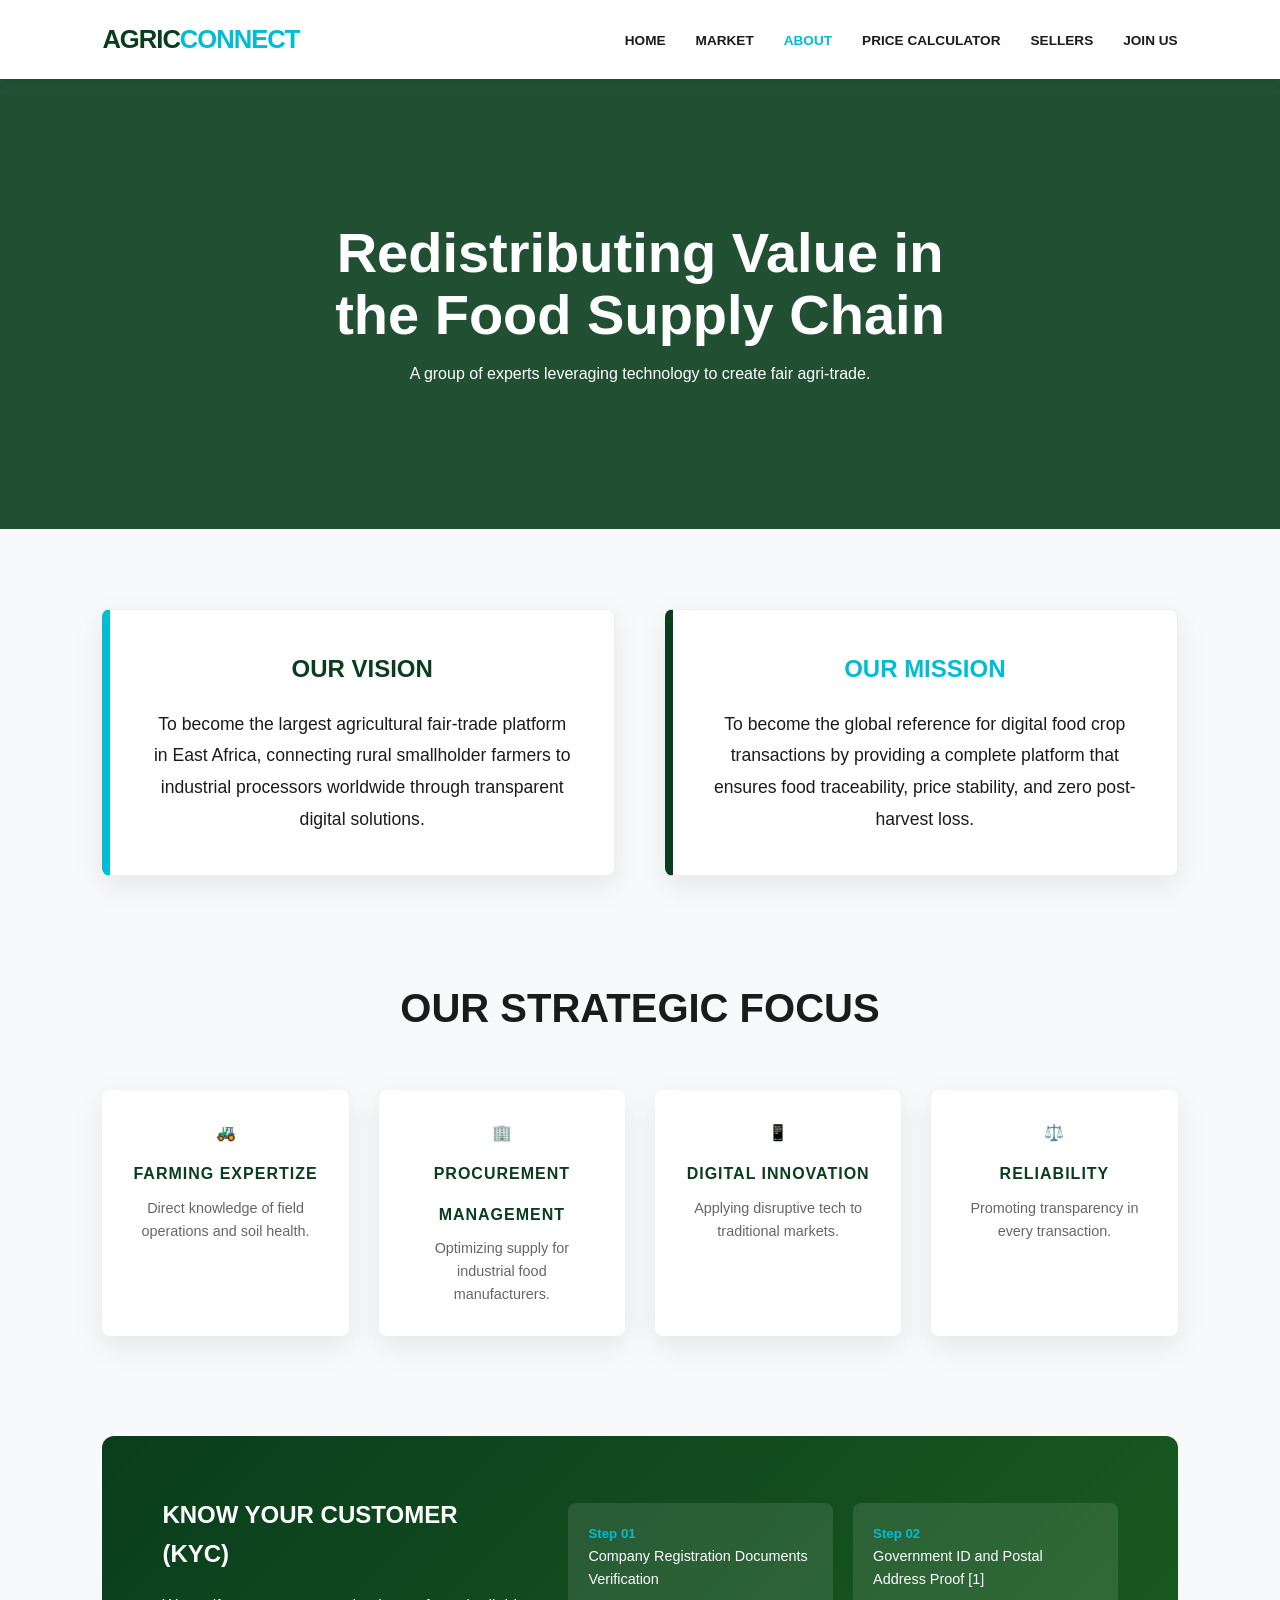
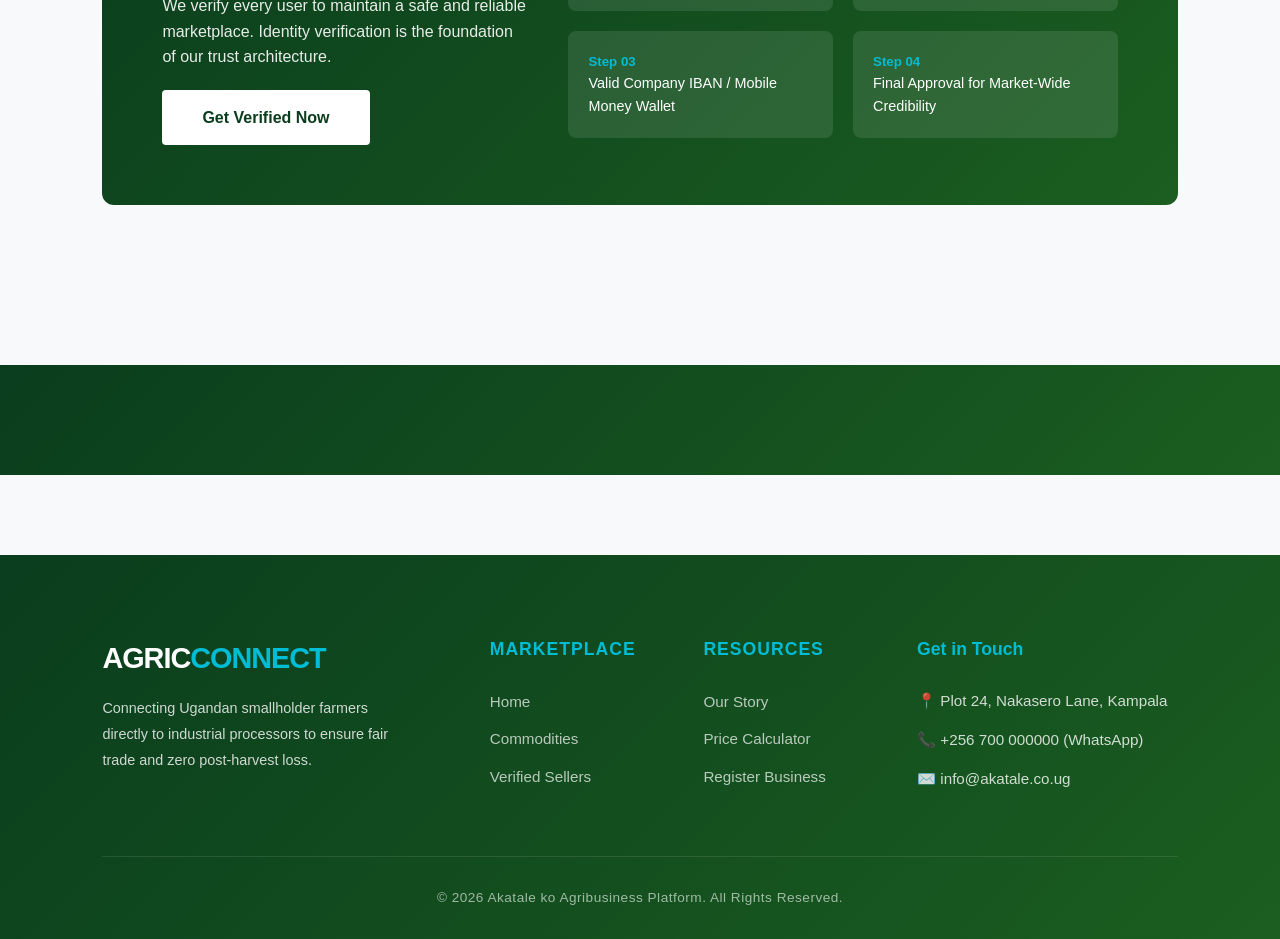
<file: HTML/about.html>
<!DOCTYPE html>
<html lang="en">
<head>
    <meta charset="UTF-8">
    <title>Our Company | Agric Connect - Agri Marketplace</title>
    <link rel="stylesheet" href="CSS/style.css">
    <link rel="stylesheet" href="CSS/about.css">
</head>

<body>
    <nav>
        <a href="index.html" class="logo">AGRIC<span>CONNECT</span></a>
        <ul class="nav-links">
            <li><a href="index.html">Home</a></li>
            <li><a href="market.html">Market</a></li>
            <li><a href="about.html" class="active">About</a></li>
            <li><a href="price.html">Price Calculator</a></li>
            <li><a href="farmers.html">Sellers</a></li>
            <li><a href="contact.html">Join Us</a></li>
        </ul>
    </nav>

    <header class="hero" style="height: 50vh; background: linear-gradient(rgba(10, 61, 29, 0.9), rgba(10, 61, 29, 0.9)), url('https://picsum.photos/id/292/1600/900') center/cover;">
        <h1>Redistributing Value in <br> the Food Supply Chain</h1>
        <p>A group of experts leveraging technology to create fair agri-trade.</p>
    </header>

    <main style="padding: 80px 8%;">
        
        <section style="display: grid; grid-template-columns: 1fr 1fr; gap: 50px; margin-bottom: 100px;">
            <div class="card" style="padding: 40px; border-left: 8px solid var(--agri-teal);">
                <h2 style="color: var(--agri-dark); margin-bottom: 20px;">OUR VISION</h2>
                <p style="font-size: 1.1rem; line-height: 1.8;">To become the largest agricultural fair-trade platform in East Africa, connecting rural smallholder farmers to industrial processors worldwide through transparent digital solutions.</p>
            </div>
            <div class="card" style="padding: 40px; border-left: 8px solid var(--agri-dark);">
                <h2 style="color: var(--agri-teal); margin-bottom: 20px;">OUR MISSION</h2>
                <p style="font-size: 1.1rem; line-height: 1.8;">To become the global reference for digital food crop transactions by providing a complete platform that ensures food traceability, price stability, and zero post-harvest loss.</p>
            </div>
        </section>

        <section style="text-align: center; margin-bottom: 100px;">
            <h2 style="margin-bottom: 50px; font-size: 2.5rem;">OUR STRATEGIC FOCUS</h2>
            <div style="display: grid; grid-template-columns: repeat(auto-fit, minmax(200px, 1fr)); gap: 30px;">
                <div class="focus-item">
                    <div class="cat-icon">🚜</div>
                    <h4>Farming Expertize</h4>
                    <p>Direct knowledge of field operations and soil health.</p>
                </div>
                <div class="focus-item">
                    <div class="cat-icon">🏢</div>
                    <h4>Procurement</h4>
                    <h4>Management</h4>
                    <p>Optimizing supply for industrial food manufacturers.</p>
                </div>
                <div class="focus-item">
                    <div class="cat-icon">📱</div>
                    <h4>Digital Innovation</h4>
                    <p>Applying disruptive tech to traditional markets.</p>
                </div>
                <div class="focus-item">
                    <div class="cat-icon">⚖️</div>
                    <h4>Reliability</h4>
                    <p>Promoting transparency in every transaction.</p>
                </div>
            </div>
        </section>

        <section style="background: var(--agri-gradient); color: white; padding: 60px; border-radius: 12px; display: grid; grid-template-columns: 1fr 1.5fr; gap: 40px; align-items: center;">
            <div>
                <h2 style="margin-bottom: 20px;">KNOW YOUR CUSTOMER (KYC)</h2>
                <p style="opacity: 0.9; margin-bottom: 20px;">We verify every user to maintain a safe and reliable marketplace. Identity verification is the foundation of our trust architecture.</p>
                <a href="contact.html" class="btn" style="background: var(--white); color: var(--agri-dark);">Get Verified Now</a>
            </div>
            <div style="display: grid; grid-template-columns: 1fr 1fr; gap: 20px;">
                <div style="background: rgba(255,255,255,0.1); padding: 20px; border-radius: 8px;">
                    <h5 style="color: var(--agri-teal);">Step 01</h5>
                    <p style="font-size: 0.9rem;">Company Registration Documents Verification</p>
                </div>
                <div style="background: rgba(255,255,255,0.1); padding: 20px; border-radius: 8px;">
                    <h5 style="color: var(--agri-teal);">Step 02</h5>
                    <p style="font-size: 0.9rem;">Government ID and Postal Address Proof [1]</p>
                </div>
                <div style="background: rgba(255,255,255,0.1); padding: 20px; border-radius: 8px;">
                    <h5 style="color: var(--agri-teal);">Step 03</h5>
                    <p style="font-size: 0.9rem;">Valid Company IBAN / Mobile Money Wallet</p>
                </div>
                <div style="background: rgba(255,255,255,0.1); padding: 20px; border-radius: 8px;">
                    <h5 style="color: var(--agri-teal);">Step 04</h5>
                    <p style="font-size: 0.9rem;">Final Approval for Market-Wide Credibility</p>
                </div>
            </div>
        </section>

    </main>

    <footer>
        </footer>
</body>
</html>
    <footer>
    <div class="footer-grid">
        <div class="footer-brand">
            <h2>AGRIC<span>CONNECT</span></h2>
            <p>Connecting Ugandan smallholder farmers directly to industrial processors to ensure fair trade and zero post-harvest loss.</p>
        </div>

        <div class="footer-links">
            <h4>Marketplace</h4>
            <ul>
                <li><a href="index.html">Home</a></li>
                <li><a href="marketplace.html">Commodities</a></li>
                <li><a href="farmers.html">Verified Sellers</a></li>
            </ul>
        </div>

        <div class="footer-links">
            <h4>Resources</h4>
            <ul>
                <li><a href="about.html">Our Story</a></li>
                <li><a href="price.html">Price Calculator</a></li>
                <li><a href="contact.html">Register Business</a></li>
            </ul>
        </div>

        <div class="footer-contact">
            <h4>Get in Touch</h4>
            <p>📍 Plot 24, Nakasero Lane, Kampala</p>
            <p>📞 +256 700 000000 (WhatsApp)</p>
            <p>✉️ info@akatale.co.ug</p>
        </div>
    </div>

    <div class="footer-bottom">
        &copy; 2026 Akatale ko Agribusiness Platform. All Rights Reserved.
    </div>
</footer>
</body>
</html>
</file>
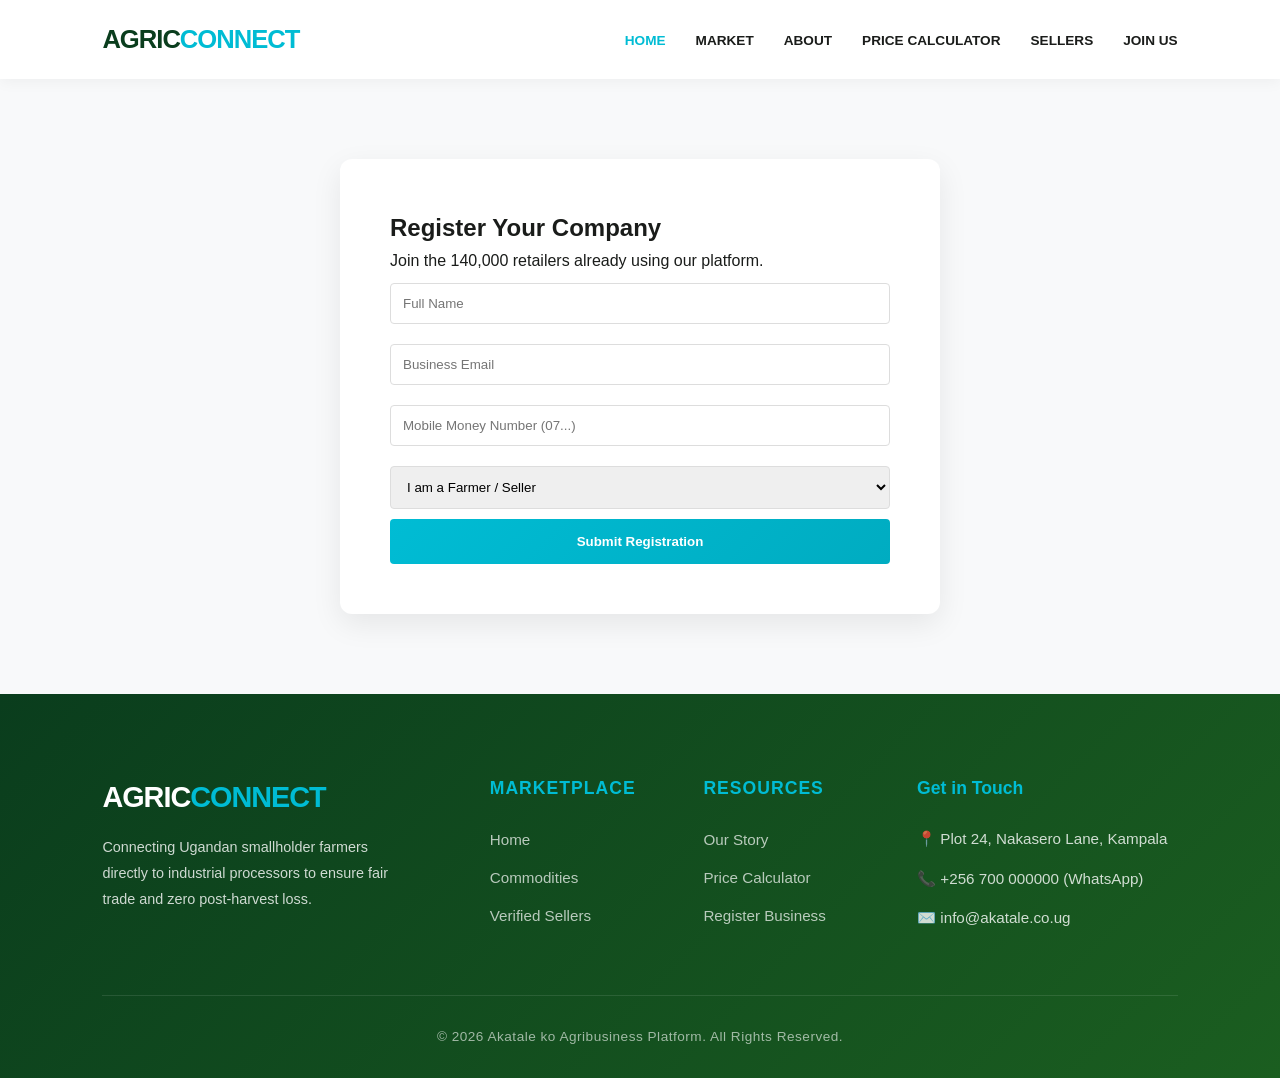
<file: HTML/contact.html>
<!DOCTYPE html>
<html lang="en">
<head>
    <meta charset="UTF-8">
    <title>Registration | Agric Connect</title>
    <link rel="stylesheet" href="CSS/style.css">
</head>
<body>
    <nav>     <a href="index.html" class="logo">AGRIC<span>CONNECT</span></a>
        <ul class="nav-links">
            <li><a href="index.html" class="active">Home</a></li>
            <li><a href="marketplace.html">Market</a></li>
            <li><a href="about.html">About</a></li>
            <li><a href="price.html">Price Calculator</a></li>
            <li><a href="vendors.html">Sellers</a></li>
            <li><a href="contact.html">Join Us</a></li>
        </ul>
    </nav>
    <div class="contact-container">
        <h2>Register Your Company</h2>
        <p>Join the 140,000 retailers already using our platform.</p>
        <form>
            <input type="text" placeholder="Full Name">
            <input type="email" placeholder="Business Email">
            <input type="tel" placeholder="Mobile Money Number (07...)">
            <select>
                <option>I am a Farmer / Seller</option>
                <option>I am an Industrial Buyer</option>
            </select>
            <button type="submit" class="btn" style="width: 100%; border:none;">Submit Registration</button>
        </form>
    </div>
    <footer>
    <div class="footer-grid">
        <div class="footer-brand">
            <h2>AGRIC<span>CONNECT</span></h2>
            <p>Connecting Ugandan smallholder farmers directly to industrial processors to ensure fair trade and zero post-harvest loss.</p>
        </div>

        <div class="footer-links">
            <h4>Marketplace</h4>
            <ul>
                <li><a href="index.html">Home</a></li>
                <li><a href="marketplace.html">Commodities</a></li>
                <li><a href="farmers.html">Verified Sellers</a></li>
            </ul>
        </div>

        <div class="footer-links">
            <h4>Resources</h4>
            <ul>
                <li><a href="about.html">Our Story</a></li>
                <li><a href="price.html">Price Calculator</a></li>
                <li><a href="contact.html">Register Business</a></li>
            </ul>
        </div>

        <div class="footer-contact">
            <h4>Get in Touch</h4>
            <p>📍 Plot 24, Nakasero Lane, Kampala</p>
            <p>📞 +256 700 000000 (WhatsApp)</p>
            <p>✉️ info@akatale.co.ug</p>
        </div>
    </div>

    <div class="footer-bottom">
        &copy; 2026 Akatale ko Agribusiness Platform. All Rights Reserved.
    </div>
</footer>
</body>
</html>
</file>
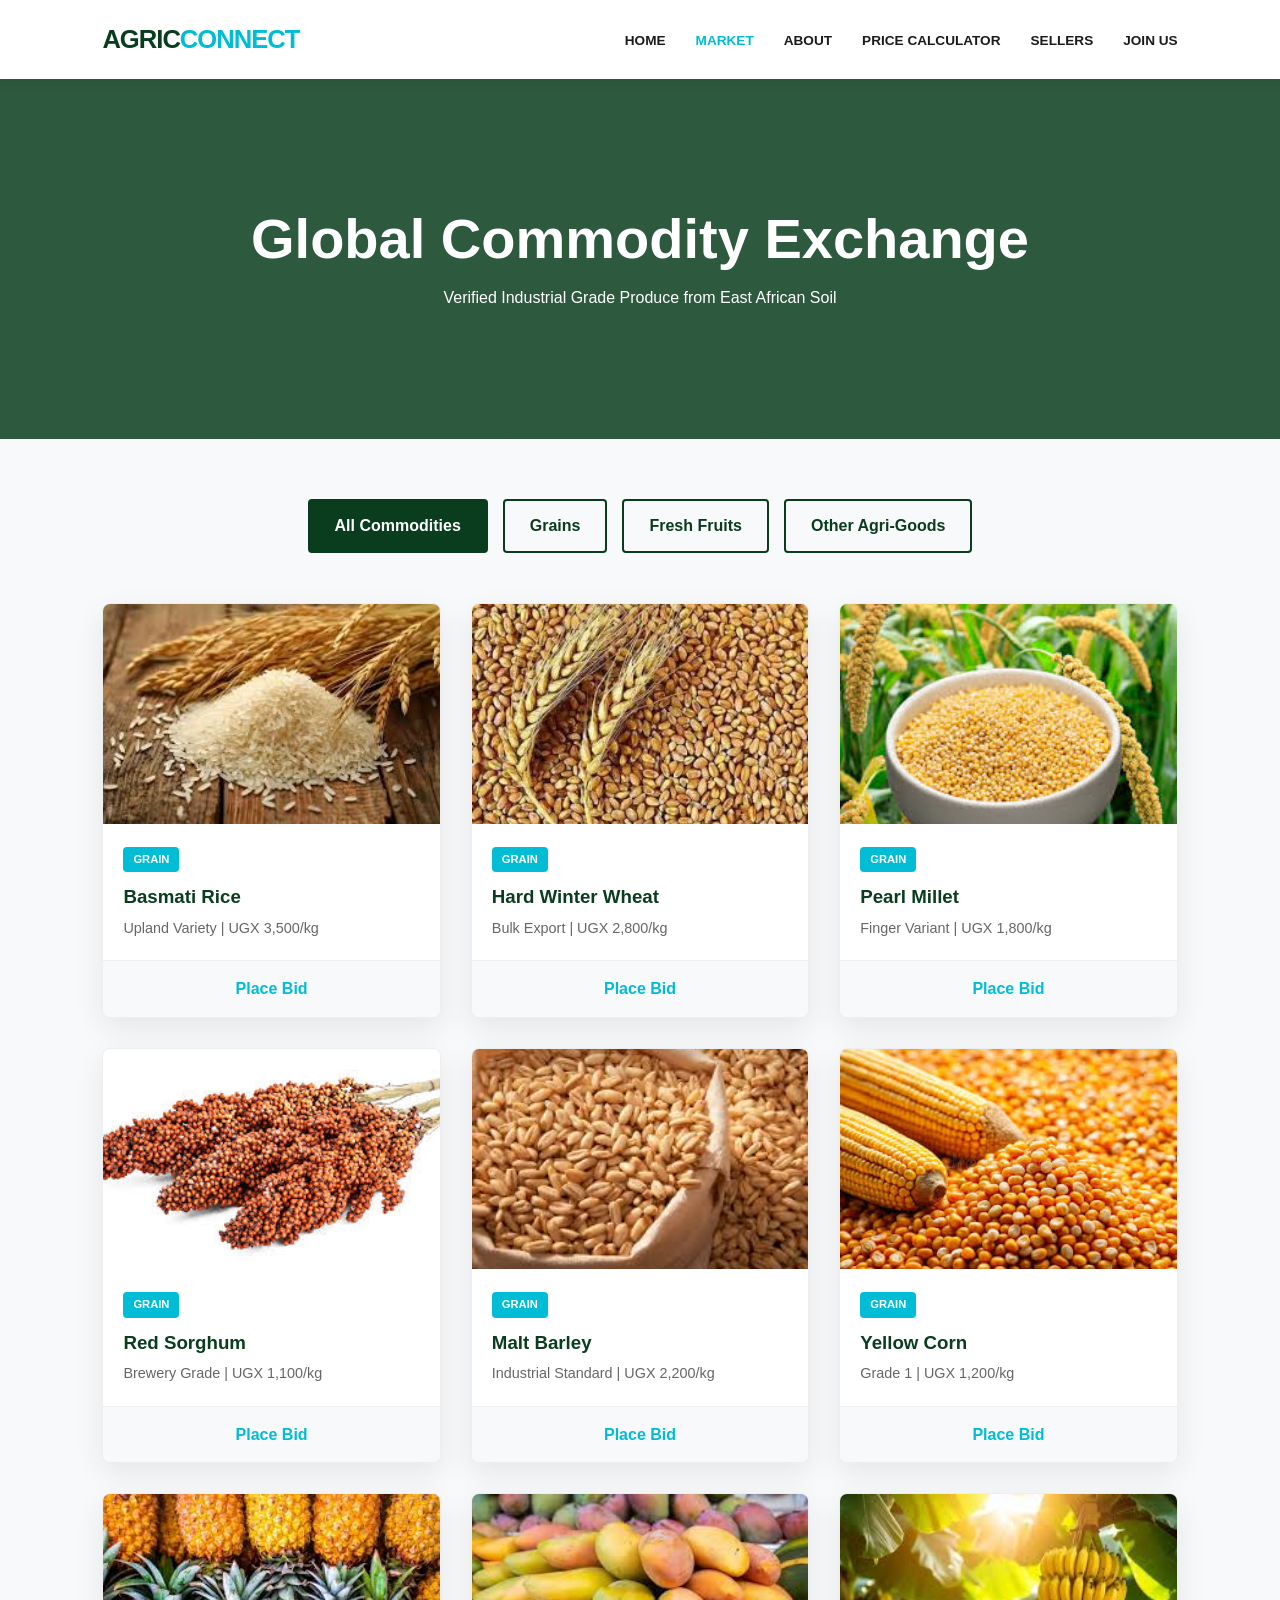
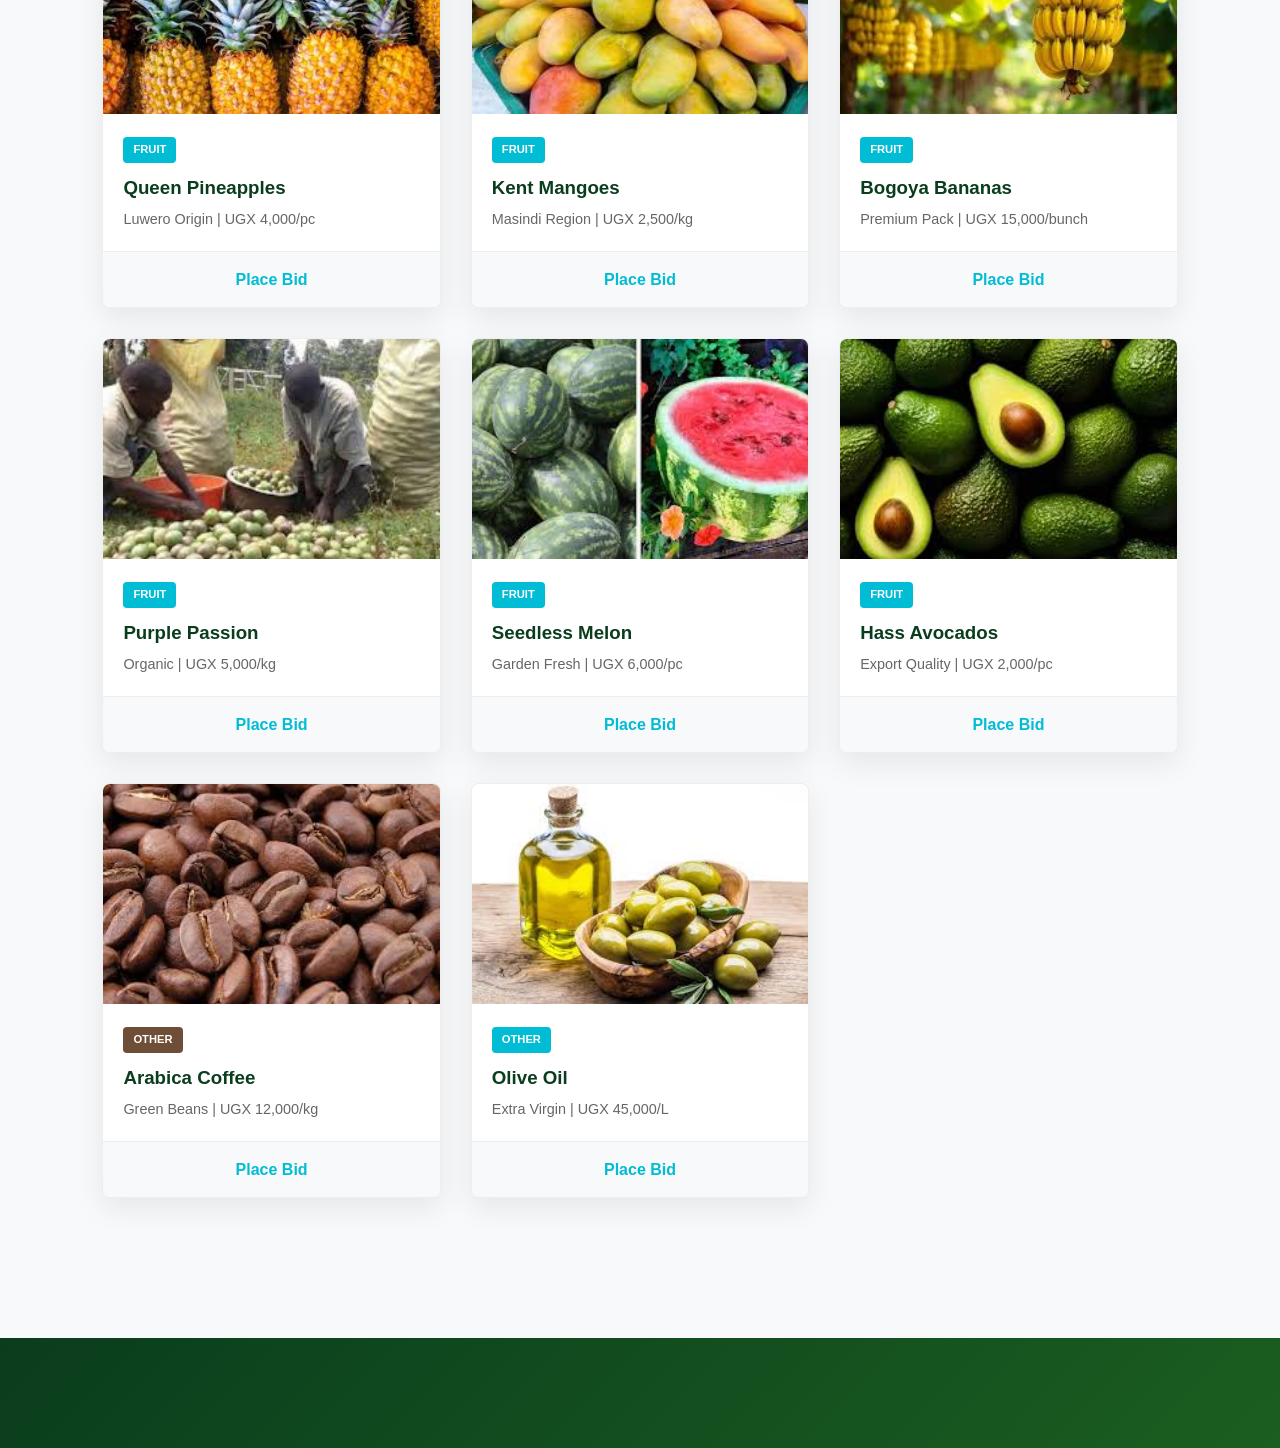
<file: HTML/marketplace.html>
<!DOCTYPE html>
<html lang="en">
<head>
    <meta charset="UTF-8">
    <title>Marketplace | Agric Connect</title>
    <link rel="stylesheet" href="CSS/marketplace.css">
</head>
<body>
    <nav>
        <a href="index.html" class="logo">AGRIC<span>CONNECT</span></a>
        <ul class="nav-links">
            <li><a href="index.html">Home</a></li>
            <li><a href="market.html" class="active">Market</a></li>
            <li><a href="about.html">About</a></li>
            <li><a href="price.html">Price Calculator</a></li>
            <li><a href="farmers.html">Sellers</a></li>
            <li><a href="contact.html">Join Us</a></li>
        </ul>
    </nav>

    <header class="hero" style="height: 40vh;">
        <h1>Global Commodity Exchange</h1>
        <p>Verified Industrial Grade Produce from East African Soil</p>
    </header>

    <section class="market-section">
        <input type="radio" name="commodity" id="all" checked>
        <input type="radio" name="commodity" id="grain">
        <input type="radio" name="commodity" id="fruit">
        <input type="radio" name="commodity" id="other">

        <div class="filter-tabs">
            <label for="all" class="tab-btn">All Commodities</label>
            <label for="grain" class="tab-btn">Grains</label>
            <label for="fruit" class="tab-btn">Fresh Fruits</label>
            <label for="other" class="tab-btn">Other Agri-Goods</label>
        </div>

        <div class="market-grid">
            <div class="card grain">
                <img src="IMAGES/rice.png" alt="Rice">
                <span class="badge">Grain</span>
                <h3>Basmati Rice</h3>
                <p>Upland Variety | UGX 3,500/kg</p>
                <a href="contact.html" class="bid-btn">Place Bid</a>
            </div>
            <div class="card grain">
                <img src="IMAGES/wheat.png" alt="Wheat">
                <span class="badge">Grain</span>
                <h3>Hard Winter Wheat</h3>
                <p>Bulk Export | UGX 2,800/kg</p>
                <a href="contact.html" class="bid-btn">Place Bid</a>
            </div>
            <div class="card grain">
                <img src="IMAGES/millet.png" alt="Millet">
                <span class="badge">Grain</span>
                <h3>Pearl Millet</h3>
                <p>Finger Variant | UGX 1,800/kg</p>
                <a href="contact.html" class="bid-btn">Place Bid</a>
            </div>
            <div class="card grain">
                <img src="IMAGES/sorghum.png" alt="Sorghum">
                <span class="badge">Grain</span>
                <h3>Red Sorghum</h3>
                <p>Brewery Grade | UGX 1,100/kg</p>
                <a href="contact.html" class="bid-btn">Place Bid</a>
            </div>
            <div class="card grain">
                <img src="IMAGES/barley.png" alt="Barley">
                <span class="badge">Grain</span>
                <h3>Malt Barley</h3>
                <p>Industrial Standard | UGX 2,200/kg</p>
                <a href="contact.html" class="bid-btn">Place Bid</a>
            </div>
            <div class="card grain">
                <img src="IMAGES/corn.png" alt="Corn">
                <span class="badge">Grain</span>
                <h3>Yellow Corn</h3>
                <p>Grade 1 | UGX 1,200/kg</p>
                <a href="contact.html" class="bid-btn">Place Bid</a>
            </div>

            <div class="card fruit">
                <img src="IMAGES/pineapple.png" alt="Pineapple">
                <span class="badge">Fruit</span>
                <h3>Queen Pineapples</h3>
                <p>Luwero Origin | UGX 4,000/pc</p>
                <a href="contact.html" class="bid-btn">Place Bid</a>
            </div>
            <div class="card fruit">
                <img src="IMAGES/mangoes.png" alt="Mango">
                <span class="badge">Fruit</span>
                <h3>Kent Mangoes</h3>
                <p>Masindi Region | UGX 2,500/kg</p>
                <a href="contact.html" class="bid-btn">Place Bid</a>
            </div>
            <div class="card fruit">
                <img src="IMAGES/banana.png" alt="Banana">
                <span class="badge">Fruit</span>
                <h3>Bogoya Bananas</h3>
                <p>Premium Pack | UGX 15,000/bunch</p>
                <a href="contact.html" class="bid-btn">Place Bid</a>
            </div>
            <div class="card fruit">
                <img src="IMAGES/passion fruit.png" alt="Passion">
                <span class="badge">Fruit</span>
                <h3>Purple Passion</h3>
                <p>Organic | UGX 5,000/kg</p>
                <a href="contact.html" class="bid-btn">Place Bid</a>
            </div>
            <div class="card fruit">
                <img src="IMAGES/melon.png" alt="Watermelon">
                <span class="badge">Fruit</span>
                <h3>Seedless Melon</h3>
                <p>Garden Fresh | UGX 6,000/pc</p>
                <a href="contact.html" class="bid-btn">Place Bid</a>
            </div>
            <div class="card fruit">
                <img src="IMAGES/avocado.png" alt="Avocado">
                <span class="badge">Fruit</span>
                <h3>Hass Avocados</h3>
                <p>Export Quality | UGX 2,000/pc</p>
                <a href="contact.html" class="bid-btn">Place Bid</a>
            </div>

            <div class="card other">
                <img src="IMAGES/coffee.png" alt="Coffee">
                <span class="badge" style="background:#6F4E37;">Other</span>
                <h3>Arabica Coffee</h3>
                <p>Green Beans | UGX 12,000/kg</p>
                <a href="contact.html" class="bid-btn">Place Bid</a>
            </div>
            <div class="card other">
                <img src="IMAGES/image.png" alt="Oil">
                <span class="badge" style="background:#00bcd4;">Other</span>
                <h3>Olive Oil</h3>
                <p>Extra Virgin | UGX 45,000/L</p>
                <a href="contact.html" class="bid-btn">Place Bid</a>
            </div>
        </div>
    </section>

    <footer>
        <!-- Footer content unchanged -->
    </footer>
</body>
</html>
</file>
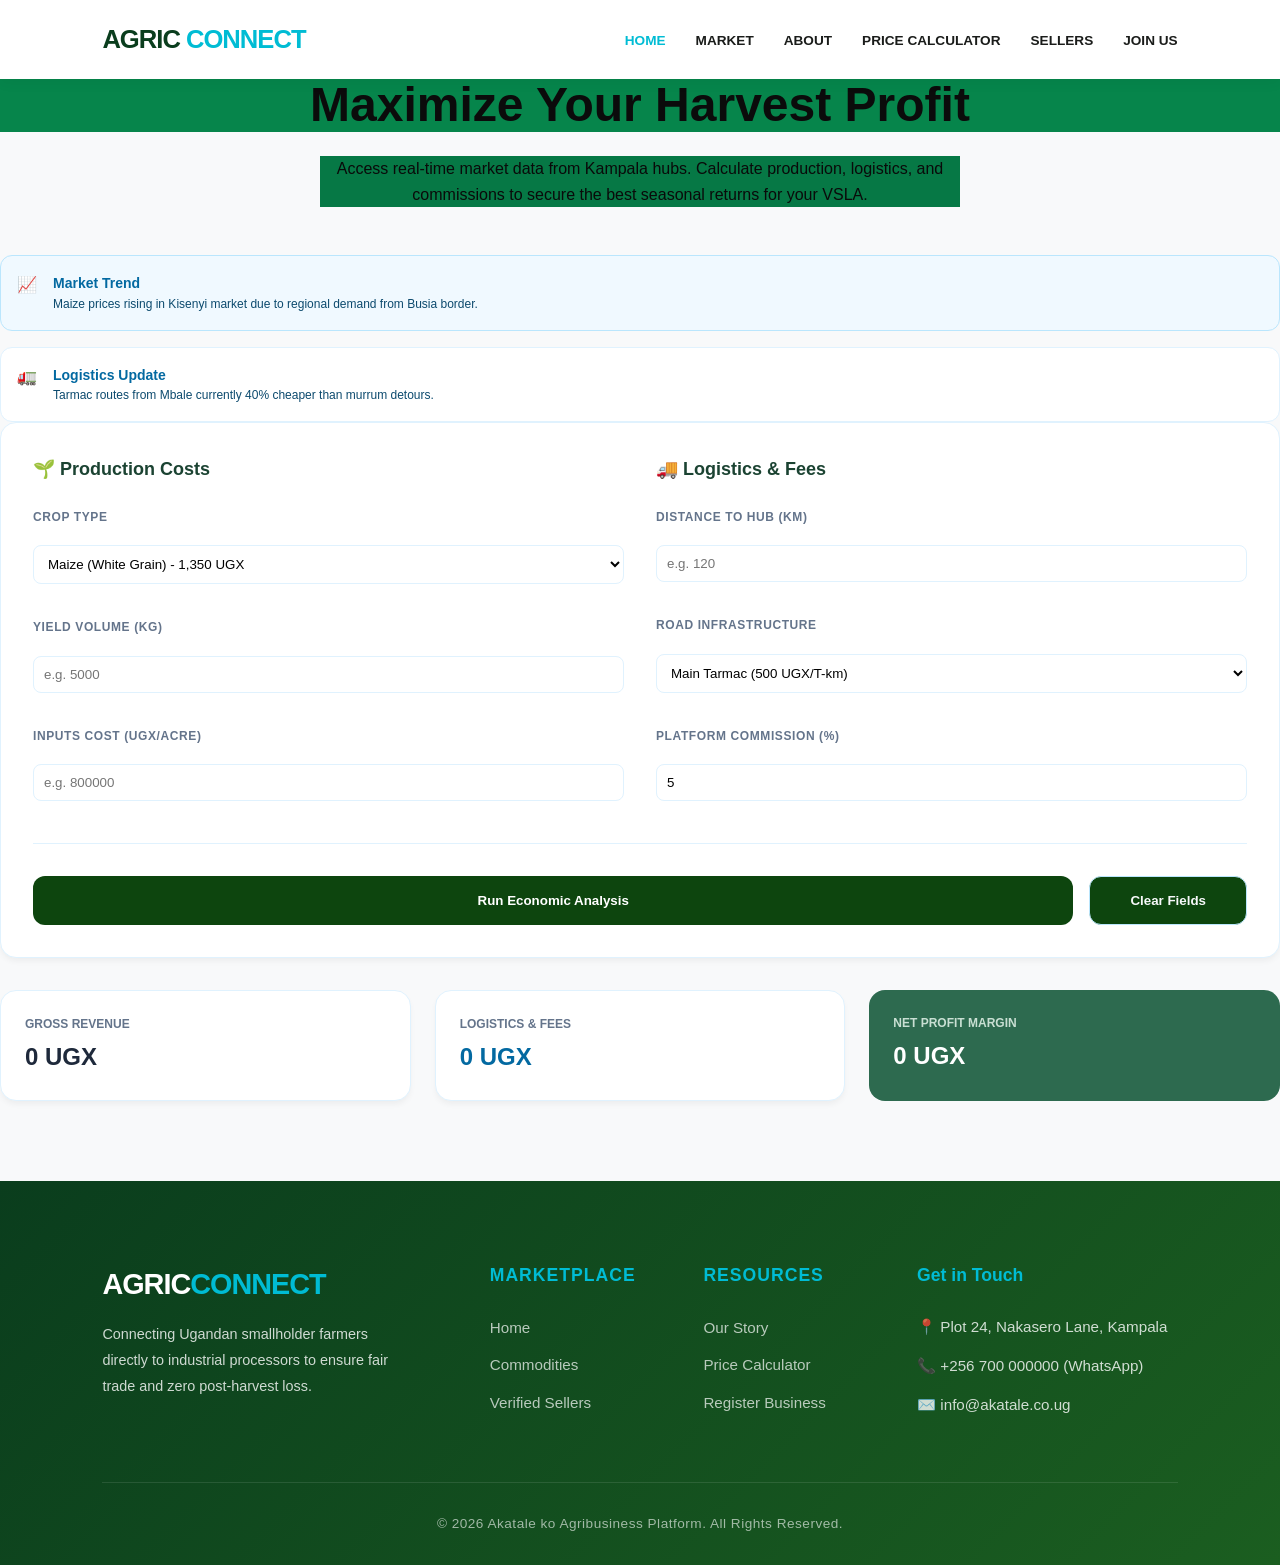
<file: HTML/price.html>
<!DOCTYPE html>
<html lang="en">
    <head>
    <meta charset="UTF-8">
    <title>Agri Connect | B2B Agri Marketplace</title>
    <link rel="stylesheet" href="CSS/style.css">
    <link rel="stylesheet" href="CSS/price.css">
    </head>
    <body>
         <nav>
        <a href="index.html" class="logo">AGRIC <span>CONNECT</span></a>
        <ul class="nav-links">
            <li><a href="index.html" class="active">Home</a></li>
            <li><a href="marketplace.html">Market</a></li>
            <li><a href="about.html">About</a></li>
            <li><a href="price.html">Price Calculator</a></li>
            <li><a href="vendors.html">Sellers</a></li>
            <li><a href="contact.html">Join Us</a></li>
        </ul>
    </nav>
<main class="max-w-7xl mx-auto py-12 px-6 md:px-12">
    <div class="header-section">
        <h1 class="main-title">Maximize Your Harvest Profit</h1>
        <p class="description-centered">
            Access real-time market data from Kampala hubs. Calculate production, logistics, and commissions to secure the best seasonal returns for your VSLA.
        </p>
    </div>

    <div class="grid grid-cols-1 lg:grid-cols-12 gap-12 mt-12">
        <div class="lg:col-span-4">
            <div class="info-blocks">
                <div class="info-card skyblue">
                    <span class="icon">📈</span>
                    <div>
                        <h4 class="info-title-blue">Market Trend</h4>
                        <p class="info-text-blue">Maize prices rising in Kisenyi market due to regional demand from Busia border.</p>
                    </div>
                </div>
                <div class="info-card white-blue">
                    <span class="icon">🚛</span>
                    <div>
                        <h4 class="info-title-blue">Logistics Update</h4>
                        <p class="info-text-blue">Tarmac routes from Mbale currently 40% cheaper than murrum detours.</p>
                    </div>
                </div>
            </div>
        </div>

        <div class="lg:col-span-8">
            <div class="agri-card main-calculator">
                <div class="form-grid">
                    <div class="input-group">
                        <h3 class="section-title-green">🌱 Production Costs</h3>
                        <div>
                            <label class="field-label">Crop Type</label>
                            <select id="cropPrice" class="agri-input">
                                <option value="1350">Maize (White Grain) - 1,350 UGX</option>
                                <option value="3000">Beans (Nambale) - 3,000 UGX</option>
                                <option value="5200">Groundnuts - 5,200 UGX</option>
                                <option value="4900">Super Rice - 4,900 UGX</option>
                            </select>
                        </div>
                        <div>
                            <label class="field-label">Yield Volume (KG)</label>
                            <input type="number" id="yield" placeholder="e.g. 5000" class="agri-input">
                        </div>
                        <div>
                            <label class="field-label">Inputs Cost (UGX/Acre)</label>
                            <input type="number" id="inputCosts" placeholder="e.g. 800000" class="agri-input">
                        </div>
                    </div>

                    <div class="input-group">
                        <h3 class="section-title-green">🚚 Logistics & Fees</h3>
                        <div>
                            <label class="field-label">Distance to Hub (KM)</label>
                            <input type="number" id="distance" placeholder="e.g. 120" class="agri-input">
                        </div>
                        <div>
                            <label class="field-label">Road Infrastructure</label>
                            <select id="roadRate" class="agri-input">
                                <option value="500">Main Tarmac (500 UGX/T-km)</option>
                                <option value="1100">Rural Murrum (1,100 UGX/T-km)</option>
                            </select>
                        </div>
                        <div>
                            <label class="field-label">Platform Commission (%)</label>
                            <input type="number" id="commission" value="5" class="agri-input">
                        </div>
                    </div>
                </div>

                <div class="action-buttons">
                    <button class="calc-btn-green">Run Economic Analysis</button>
                    <button class="clear-btn-blue">Clear Fields</button>
                </div>
            </div>

            <div id="resultsSection" class="results-container">
                <div class="res-card-white">
                    <p class="res-label">Gross Revenue</p>
                    <p id="resRevenue" class="res-value-dark">0 UGX</p>
                </div>
                <div class="res-card-white">
                    <p class="res-label">Logistics & Fees</p>
                    <p id="resOverheads" class="res-value-blue">0 UGX</p>
                </div>
                <div id="profitCard" class="res-card-green">
                    <p class="res-label-white">Net Profit Margin</p>
                    <p id="resProfit" class="res-value-white">0 UGX</p>
                </div>
            </div>
        </div>
    </div>
</main>
  <footer>
    <div class="footer-grid">
        <div class="footer-brand">
            <h2>AGRIC<span>CONNECT</span></h2>
            <p>Connecting Ugandan smallholder farmers directly to industrial processors to ensure fair trade and zero post-harvest loss.</p>
        </div>

        <div class="footer-links">
            <h4>Marketplace</h4>
            <ul>
                <li><a href="index.html">Home</a></li>
                <li><a href="marketplace.html">Commodities</a></li>
                <li><a href="farmers.html">Verified Sellers</a></li>
            </ul>
        </div>

        <div class="footer-links">
            <h4>Resources</h4>
            <ul>
                <li><a href="about.html">Our Story</a></li>
                <li><a href="price.html">Price Calculator
                    
                </a></li>
                <li><a href="contact.html">Register Business</a></li>
            </ul>
        </div>

        <div class="footer-contact">
            <h4>Get in Touch</h4>
            <p>📍 Plot 24, Nakasero Lane, Kampala</p>
            <p>📞 +256 700 000000 (WhatsApp)</p>
            <p>✉️ info@akatale.co.ug</p>
        </div>
    </div>

    <div class="footer-bottom">
        &copy; 2026 Akatale ko Agribusiness Platform. All Rights Reserved.
    </div>
</footer>
</body>
</html>
</file>
<file: HTML/CSS/style.css>
/* 1. PROFESSIONAL AGRI-TECH PALETTE */
:root {
    --agri-dark: #0a3d1d; /* Deep Forest Green */
    --agri-teal: #00bcd4; /* High-tech Cyan Accent */
    --agri-gradient: linear-gradient(135deg, #0a3d1d 0%, #1b5e20 100%);
    --accent-gradient: linear-gradient(135deg, #00bcd4 0%, #00acc1 100%);
    --bg-light: #f8f9fa;
    --white: #ffffff;
    --text: #1a1c1a;
    --shadow: 0 10px 30px rgba(0,0,0,0.08);
}

* { margin: 0; padding: 0; box-sizing: border-box; font-family: 'Inter', sans-serif; }
body { background-color: var(--bg-light); color: var(--text); line-height: 1.6; }

/* 2. NAVIGATION (CONSISTENT ON ALL PAGES) */
nav {
    background: var(--white);
    padding: 1.2rem 8%;
    display: flex;
    justify-content: space-between;
    align-items: center;
    position: sticky;
    top: 0;
    z-index: 1000;
    box-shadow: 0 2px 15px rgba(0,0,0,0.05);
}

.logo { font-weight: 900; font-size: 1.6rem; color: var(--agri-dark); text-decoration: none; letter-spacing: -1px; }
.logo span { color: var(--agri-teal); }

.nav-links { display: flex; list-style: none; gap: 30px; }
.nav-links a { 
    color: var(--text); 
    text-decoration: none; 
    font-weight: 600; 
    font-size: 0.85rem; 
    text-transform: uppercase; 
    transition: 0.3s; 
}
.nav-links a:hover,.nav-links a.active { color: var(--agri-teal); }

/* 3. HERO & BUTTONS */
.hero {
    background: linear-gradient(rgba(10, 61, 29, 0.85), rgba(10, 61, 29, 0.85)), url('https://images.unsplash.com/photo-1523348837708-15d4a09cfac2?auto=format&fit=crop&q=80&w=1600') center/cover;
    height: 60vh;
    display: flex;
    flex-direction: column;
    justify-content: center;
    align-items: center;
    text-align: center;
    color: var(--white);
    padding: 0 15%;
}

.hero h1 { font-size: 3.5rem; margin-bottom: 1rem; line-height: 1.1; }
.btn {
    background: var(--accent-gradient);
    padding: 15px 40px;
    border-radius: 4px;
    color: var(--white);
    text-decoration: none;
    font-weight: bold;
    display: inline-block;
    transition: 0.3s;
}
.btn:hover { transform: translateY(-3px); box-shadow: 0 10px 20px rgba(0, 188, 212, 0.3); }

/* 4. BENTO GRID LAYOUT [1, 2, 3] */
.bento-container {
    display: grid;
    grid-template-columns: repeat(4, 1fr);
    grid-template-rows: repeat(2, 280px);
    gap: 20px;
    padding: 80px 8%;
}

.bento-item { background: var(--white); border-radius: 12px; overflow: hidden; box-shadow: var(--shadow); position: relative; }
.bento-main { grid-column: span 2; grid-row: span 2; padding: 50px; background: var(--agri-gradient); color: white; }
.bento-item img { width: 100%; height: 100%; object-fit: cover; opacity: 0.9; }

/* 5. MARKETPLACE LOGIC (CHECKBOX HACK) */
.filter-controls { display: flex; justify-content: center; gap: 15px; margin-bottom: 40px; }
input[type="radio"] { display: none; }
#all:checked ~.market-grid.card { display: block; }
#grain:checked ~.market-grid.card:not(.grain) { display: none; }
#fruit:checked ~.market-grid.card:not(.fruit) { display: none; }

.market-grid { display: grid; grid-template-columns: repeat(auto-fill, minmax(280px, 1fr)); gap: 30px; padding: 0 8%; }
.card { background: var(--white); border-radius: 8px; padding: 20px; text-align: center; box-shadow: var(--shadow); border: 1px solid #eee; }

/* 6. KNOWLEDGE HUB (ACCORDIONS) [5, 6, 7] */
details { background: white; margin: 10px 0; padding: 20px; border-radius: 8px; border-left: 5px solid var(--agri-teal); }
summary { font-weight: bold; cursor: pointer; color: var(--agri-dark); font-size: none; }

/* 7. FORM */
.contact-container { max-width: 600px; margin: 80px auto; background: white; padding: 50px; border-radius: 12px; box-shadow: var(--shadow); }
input, select, textarea { width: 100%; padding: 12px; margin: 10px 0; border: 1px solid #ddd; border-radius: 4px; }
/* --- UNIVERSAL FOOTER STYLES --- */
footer {
    background: var(--agri-gradient); /* Uses your forest green gradient */
    color: var(--white);
    padding: 80px 8% 30px;
    margin-top: 80px;
}

.footer-grid {
    display: grid;
    grid-template-columns: 2fr 1fr 1fr 1.5fr; /* 4 columns for B2B layout */
    gap: 40px;
    padding-bottom: 50px;
    border-bottom: 1px solid rgba(255, 255, 255, 0.1);
}

.footer-brand h2 { 
    font-size: 1.8rem; 
    margin-bottom: 15px; 
    letter-spacing: -1px;
}

.footer-brand h2 span { color: var(--agri-teal); }

.footer-brand p { 
    opacity: 0.8; 
    font-size: 0.9rem; 
    line-height: 1.8; 
    max-width: 300px;
}

.footer-links h4 { 
    margin-bottom: 25px; 
    font-size: 1.1rem; 
    color: var(--agri-teal); 
    text-transform: uppercase;
    letter-spacing: 1px;
}

.footer-links ul { list-style: none; }

.footer-links li { margin-bottom: 12px; }

.footer-links a { 
    color: var(--white); 
    text-decoration: none; 
    opacity: 0.7; 
    transition: 0.3s; 
    font-size: 0.95rem; 
}

.footer-links a:hover { 
    opacity: 1; 
    color: var(--agri-teal); 
    padding-left: 8px; /* Simple micro-interaction  */
}

.footer-contact h4 {
    margin-bottom: 25px; 
    font-size: 1.1rem; 
    color: var(--agri-teal);
}

.footer-contact p { 
    font-size: 0.95rem; 
    margin-bottom: 15px; 
    opacity: 0.8; 
}

.footer-bottom {
    padding-top: 30px;
    text-align: center;
    font-size: 0.85rem;
    opacity: 0.6;
    letter-spacing: 0.5px;
}

/* --- MOBILE RESPONSIVENESS --- */
@media (max-width: 900px) {
   .footer-grid {
        grid-template-columns: 1fr 1fr; /* 2 columns on tablets */
    }
}

@media (max-width: 600px) {
   .footer-grid {
        grid-template-columns: 1fr; /* 1 column on phones */
        text-align: center;
    }
   .footer-brand p { margin: 0 auto 20px; }
}
</file>
<file: HTML/CSS/about.css>
/* --- ABOUT PAGE SPECIFIC STYLES --- */
.focus-item {
    padding: 30px;
    background: var(--white);
    border-radius: 8px;
    box-shadow: var(--shadow);
    transition: 0.3s;
}

.focus-item:hover {
    transform: translateY(-5px);
    background: var(--bg-light);
}

.focus-item h4 {
    color: var(--agri-dark);
    margin: 15px 0 10px;
    text-transform: uppercase;
    letter-spacing: 1px;
}

.focus-item p {
    font-size: 0.9rem;
    color: #666;
}

/* --- TRUST HIGHLIGHTS --- */
.kyc-step {
    border-left: 4px solid var(--agri-teal);
    padding-left: 20px;
    margin-bottom: 25px;
}
</file>
<file: HTML/CSS/marketplace.css>
/* 1. PROFESSIONAL AGRI-TECH PALETTE */
:root {
    --agri-dark: #0a3d1d; /* Deep Forest Green */
    --agri-teal: #00bcd4; /* High-tech Cyan Accent */
    --agri-gradient: linear-gradient(135deg, #0a3d1d 0%, #1b5e20 100%);
    --accent-gradient: linear-gradient(135deg, #00bcd4 0%, #00acc1 100%);
    --bg-light: #f8f9fa;
    --white: #ffffff;
    --text: #1a1c1a;
    --shadow: 0 10px 30px rgba(0,0,0,0.08);
}

* { margin: 0; padding: 0; box-sizing: border-box; font-family: 'Inter', sans-serif; }
body { background-color: var(--bg-light); color: var(--text); line-height: 1.6; }

/* 2. NAVIGATION (CONSISTENT ON ALL PAGES) */
nav {
    background: var(--white);
    padding: 1.2rem 8%;
    display: flex;
    justify-content: space-between;
    align-items: center;
    position: sticky;
    top: 0;
    z-index: 1000;
    box-shadow: 0 2px 15px rgba(0,0,0,0.05);
}

.logo { font-weight: 900; font-size: 1.6rem; color: var(--agri-dark); text-decoration: none; letter-spacing: -1px; }
.logo span { color: var(--agri-teal); }

.nav-links { display: flex; list-style: none; gap: 30px; }
.nav-links a { 
    color: var(--text); 
    text-decoration: none; 
    font-weight: 600; 
    font-size: 0.85rem; 
    text-transform: uppercase; 
    transition: 0.3s; 
}
.nav-links a:hover,.nav-links a.active { color: var(--agri-teal); }

/* 3. HERO & BUTTONS */
.hero {
    background: linear-gradient(rgba(10, 61, 29, 0.85), rgba(10, 61, 29, 0.85)), url('https://images.unsplash.com/photo-1523348837708-15d4a09cfac2?auto=format&fit=crop&q=80&w=1600') center/cover;
    height: 60vh;
    display: flex;
    flex-direction: column;
    justify-content: center;
    align-items: center;
    text-align: center;
    color: var(--white);
    padding: 0 15%;
}

.hero h1 { font-size: 3.5rem; margin-bottom: 1rem; line-height: 1.1; }
.btn {
    background: var(--accent-gradient);
    padding: 15px 40px;
    border-radius: 4px;
    color: var(--white);
    text-decoration: none;
    font-weight: bold;
    display: inline-block;
    transition: 0.3s;
}
.btn:hover { transform: translateY(-3px); box-shadow: 0 10px 20px rgba(0, 188, 212, 0.3); }

/* 4. BENTO GRID LAYOUT [1, 2, 3] */
.bento-container {
    display: grid;
    grid-template-columns: repeat(4, 1fr);
    grid-template-rows: repeat(2, 280px);
    gap: 20px;
    padding: 80px 8%;
}

.bento-item { background: var(--white); border-radius: 12px; overflow: hidden; box-shadow: var(--shadow); position: relative; }
.bento-main { grid-column: span 2; grid-row: span 2; padding: 50px; background: var(--agri-gradient); color: white; }
.bento-item img { width: 100%; height: 100%; object-fit: cover; opacity: 0.9; }
/* --- MARKET LAYOUT & 3-COLUMN GRID --- */
.market-section { padding: 60px 8%; }

.market-grid {
    display: grid;
    /* This creates exactly 3 columns per line */
    grid-template-columns: repeat(3, 1fr); 
    gap: 30px;
}

/* Responsive adjustment: 2 columns on tablets, 1 on phones */
@media (max-width: 1024px) {.market-grid { grid-template-columns: repeat(2, 1fr); } }
@media (max-width: 600px) {.market-grid { grid-template-columns: 1fr; } }

/* --- FILTER LOGIC (THE "RADIO HACK")  --- */
input[type="radio"] { display: none; } /* Hide the physical dots */

/* When Grains is checked, hide everything that is NOT a grain */
#grain:checked ~.market-grid.card:not(.grain) { display: none; }

/* When Fruit is checked, hide everything that is NOT fruit */
#fruit:checked ~.market-grid.card:not(.fruit) { display: none; }

/* When Other is checked, hide everything that is NOT other */
#other:checked ~.market-grid.card:not(.other) { display: none; }

/* --- TABS STYLING --- */
.filter-tabs {
    display: flex;
    justify-content: center;
    gap: 15px;
    margin-bottom: 50px;
}

.tab-btn {
    padding: 12px 25px;
    border: 2px solid var(--agri-dark);
    border-radius: 4px;
    cursor: pointer;
    font-weight: bold;
    color: var(--agri-dark);
    transition: 0.3s;
}

/* Active Tab Highlight */
#all:checked ~.filter-tabs label[for="all"],
#grain:checked ~.filter-tabs label[for="grain"],
#fruit:checked ~.filter-tabs label[for="fruit"],
#other:checked ~.filter-tabs label[for="other"] {
    background: var(--agri-dark);
    color: white;
}

/* --- CARD DESIGN --- */
.card {
    background: white;
    border-radius: 8px;
    overflow: hidden;
    box-shadow: 0 10px 30px rgba(0,0,0,0.08);
    border: 1px solid #eee;
    transition: 0.3s;
}

.card img {
    width: 100%;
    height: 220px; /* Fixed height for uniformity */
    object-fit: cover; /* Ensures images don't stretch */
}

.badge {
    display: inline-block;
    background: var(--agri-teal);
    color: white;
    padding: 4px 10px;
    font-size: 0.7rem;
    font-weight: 800;
    margin: 15px 20px 0;
    border-radius: 4px;
    text-transform: uppercase;
}

.card h3 { padding: 10px 20px 5px; color: var(--agri-dark); }
.card p { padding: 0 20px 20px; color: #666; font-size: 0.9rem; }

.bid-btn {
    display: block;
    text-align: center;
    background: #f8f9fa;
    color: var(--agri-teal);
    text-decoration: none;
    padding: 15px;
    font-weight: bold;
    border-top: 1px solid #eee;
}

.bid-btn:hover { background: var(--agri-teal); color: white; }


footer {
    background: var(--agri-gradient); /* Uses your forest green gradient */
    color: var(--white);
    padding: 80px 8% 30px;
    margin-top: 80px;
}

.footer-grid {
    display: grid;
    grid-template-columns: 2fr 1fr 1fr 1.5fr; /* 4 columns for B2B layout */
    gap: 40px;
    padding-bottom: 50px;
    border-bottom: 1px solid rgba(255, 255, 255, 0.1);
}

.footer-brand h2 { 
    font-size: 1.8rem; 
    margin-bottom: 15px; 
    letter-spacing: -1px;
}

.footer-brand h2 span { color: var(--agri-teal); }

.footer-brand p { 
    opacity: 0.8; 
    font-size: 0.9rem; 
    line-height: 1.8; 
    max-width: 300px;
}

.footer-links h4 { 
    margin-bottom: 25px; 
    font-size: 1.1rem; 
    color: var(--agri-teal); 
    text-transform: uppercase;
    letter-spacing: 1px;
}

.footer-links ul { list-style: none; }

.footer-links li { margin-bottom: 12px; }

.footer-links a { 
    color: var(--white); 
    text-decoration: none; 
    opacity: 0.7; 
    transition: 0.3s; 
    font-size: 0.95rem; 
}

.footer-links a:hover { 
    opacity: 1; 
    color: var(--agri-teal); 
    padding-left: 8px; /* Simple micro-interaction  */
}

.footer-contact h4 {
    margin-bottom: 25px; 
    font-size: 1.1rem; 
    color: var(--agri-teal);
}

.footer-contact p { 
    font-size: 0.95rem; 
    margin-bottom: 15px; 
    opacity: 0.8; 
}

.footer-bottom {
    padding-top: 30px;
    text-align: center;
    font-size: 0.85rem;
    opacity: 0.6;
    letter-spacing: 0.5px;
}

/* --- MOBILE RESPONSIVENESS --- */
@media (max-width: 900px) {
   .footer-grid {
        grid-template-columns: 1fr 1fr; /* 2 columns on tablets */
    }
}

@media (max-width: 600px) {
   .footer-grid {
        grid-template-columns: 1fr; /* 1 column on phones */
        text-align: center;
    }
   .footer-brand p { margin: 0 auto 20px; }
}
</file>
<file: HTML/CSS/price.css>
.header-section {
    text-align: center;
    margin-bottom: 3rem;
}

.main-title { 
    font-size: 3rem; 
    font-weight: 800; 
    color: #0b0b0b; 
    line-height: 1.1; 
    margin-bottom: 1.5rem;
    background-color: #06854b;
}

.description-centered { 
    color: #0a0a0a; 
    line-height: 1.6; 
    max-width: 40rem;
    margin: 0 auto;
    background-color: #067845;
}

.agri-card { 
    background: #ffffff; 
    border: 1px solid #e0f2fe; 
    border-radius: 16px; 
    padding: 2rem;
    box-shadow: 0 4px 6px -1px rgba(0, 0, 0, 0.05);
}

.main-calculator { 
    transition: transform 0.2s ease-in-out; 
}

.main-calculator:hover { 
    box-shadow: 0 10px 20px rgba(135, 206, 235, 0.1); 
}

.field-label {
    display: block;
    font-size: 0.75rem;
    font-weight: 700;
    color: #64748b;
    text-transform: uppercase;
    letter-spacing: 0.05em;
    margin-bottom: 0.5rem;
}

.agri-input { 
    border: 1.5px solid #e0f2fe; 
    border-radius: 8px; 
    padding: 0.625rem; 
    width: 100%; 
    outline: none; 
    background-color: #ffffff;
}

.agri-input:focus { 
    border-color: #87ceeb; 
    box-shadow: 0 0 0 3px rgba(135, 206, 235, 0.2); 
}

.info-blocks { 
    display: flex; 
    flex-direction: column; 
    gap: 1rem; 
}

.info-card { 
    display: flex; 
    align-items: flex-start; 
    gap: 1rem; 
    padding: 1rem; 
    border-radius: 0.75rem; 
    border: 1px solid transparent; 
}

.info-card.skyblue { 
    background-color: #f0f9ff; 
    border-color: #bae6fd; 
}

.info-card.white-blue { 
    background-color: #ffffff; 
    border-color: #e0f2fe; 
}

.info-title-blue { 
    font-weight: 700; 
    color: #0369a1; 
    font-size: 0.875rem; 
}

.info-text-blue { 
    font-size: 0.75rem; 
    color: #0c4a6e; 
}

.form-grid { 
    display: grid; 
    grid-template-columns: 1fr; 
    gap: 2rem; 
    margin-bottom: 2rem; 
}

@media (min-width: 768px) {
 .form-grid { 
        grid-template-columns: 1fr 1fr; 
    } 
}

.input-group { 
    display: flex; 
    flex-direction: column; 
    gap: 1.5rem; 
}

.section-title-green { 
    font-size: 1.125rem; 
    font-weight: 700; 
    color: #1b4332; 
    display: flex; 
    align-items: center; 
}

.action-buttons { 
    display: flex; 
    flex-direction: column; 
    gap: 1rem; 
    border-top: 1px solid #e0f2fe; 
    padding-top: 2rem; 
}

@media (min-width: 768px) {
 .action-buttons { 
        flex-direction: row; 
    } 
}

.calc-btn-green { 
    flex: 1; 
    background-color: #0d450e;
    color: #ffffff; 
    padding: 1rem 2.5rem; 
    border-radius: 0.75rem; 
    font-weight: 700; 
    border: none; 
    cursor: pointer;
}

.clear-btn-blue { 
    background-color: #0d450E; 
    color: #f7f9fa; 
    padding: 1rem 2.5rem; 
    border-radius: 0.75rem; 
    font-weight: 700; 
    border: 1.5px solid #bae6fd; 
    cursor: pointer;
}

.results-container { 
    margin-top: 2rem; 
    display: grid; 
    grid-template-columns: 1fr; 
    gap: 1.5rem; 
}

@media (min-width: 768px) {
 .results-container { 
        grid-template-columns: repeat(3, 1fr); 
    } 
}

.res-card-white { 
    background: #ffffff; 
    padding: 1.5rem; 
    border-radius: 1rem; 
    border: 1px solid #e0f2fe; 
    box-shadow: 0 4px 6px -1px rgba(0, 0, 0, 0.05);
}

.res-card-green { 
    background: #2d6a4f; 
    padding: 1.5rem; 
    border-radius: 1rem; 
    border: none; 
}

.res-label { 
    font-size: 0.75rem; 
    font-weight: 700; 
    color: #64748b; 
    text-transform: uppercase; 
}

.res-label-white { 
    font-size: 0.75rem; 
    font-weight: 700; 
    color: #f0fdf4; 
    text-transform: uppercase; 
    opacity: 0.8;
}

.res-value-dark { 
    font-size: 1.5rem; 
    font-weight: 700; 
    color: #1e293b; 
    margin-top: 0.25rem; 
}

.res-value-blue { 
    font-size: 1.5rem; 
    font-weight: 700; 
    color: #0369a1; 
    margin-top: 0.25rem; 
}

.res-value-white { 
    font-size: 1.5rem; 
    font-weight: 800; 
    color: #ffffff; 
    margin-top: 0.25rem; 
}
</file>
